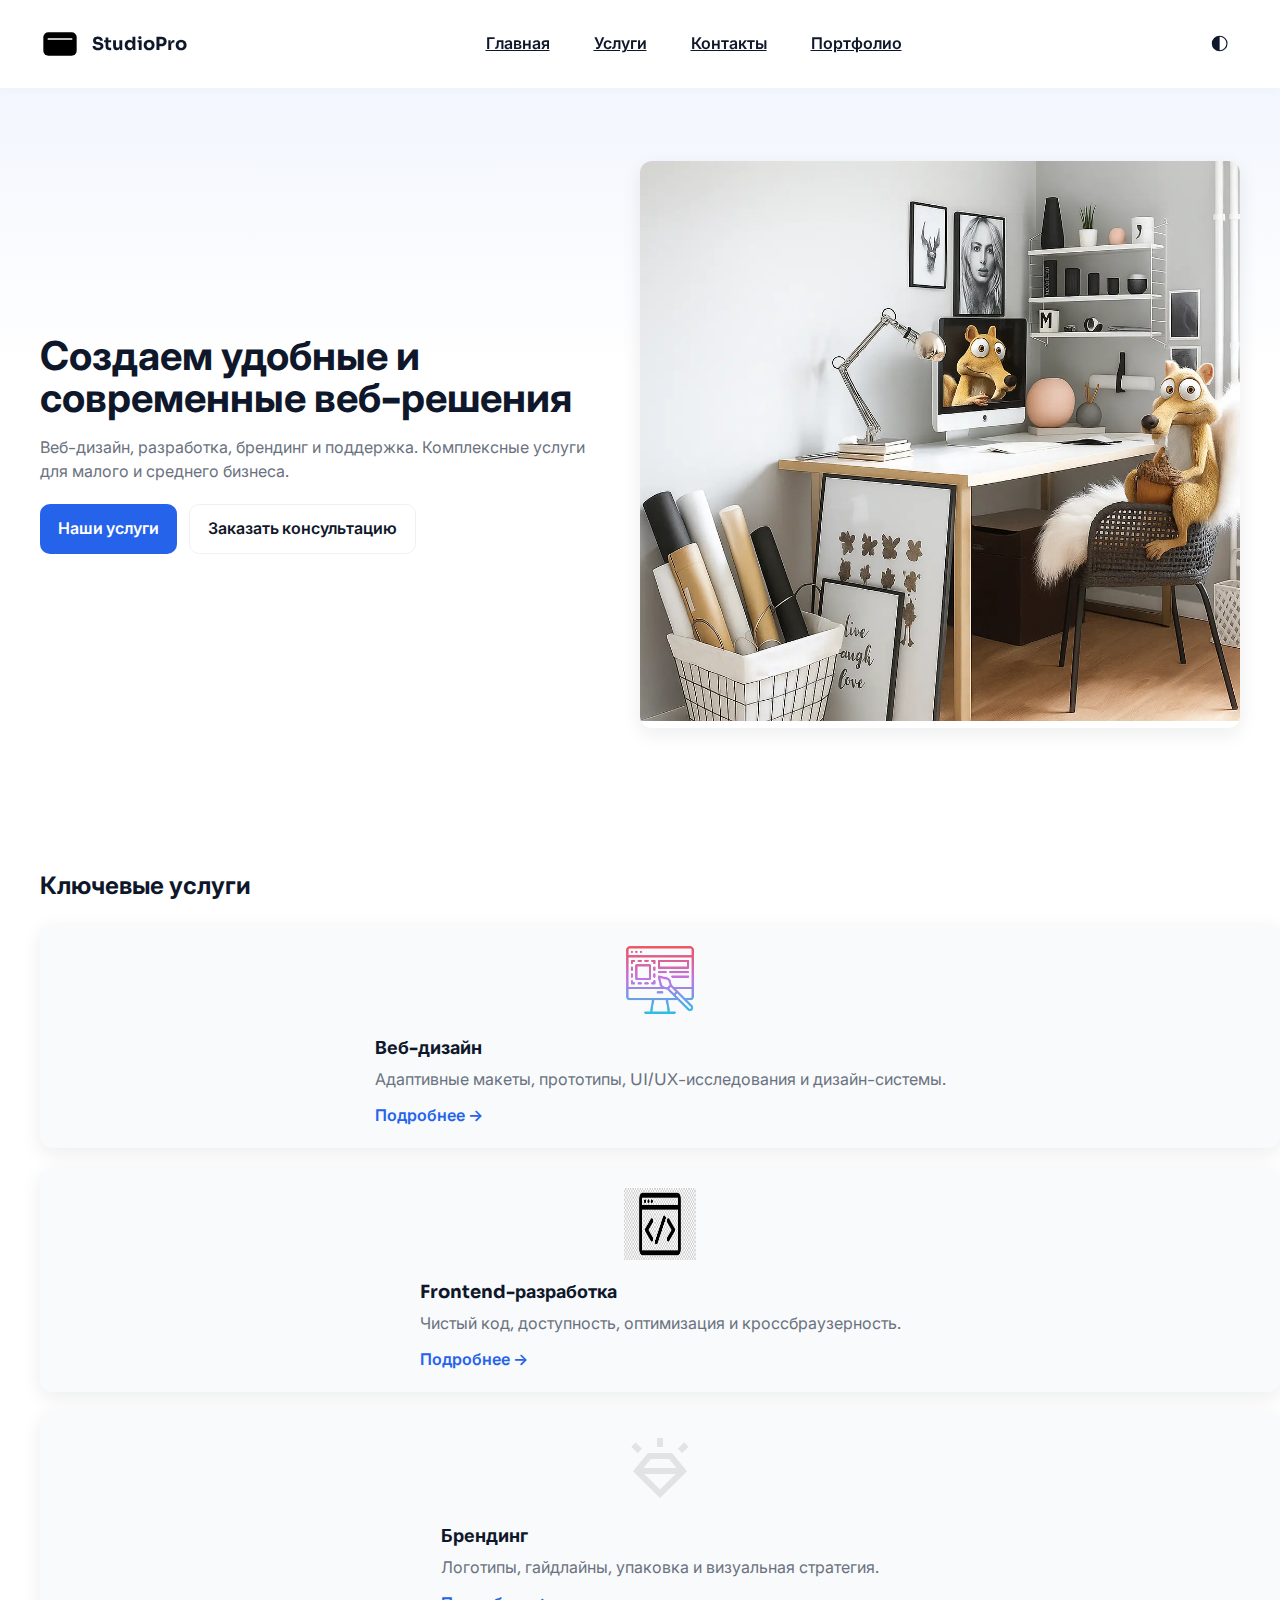
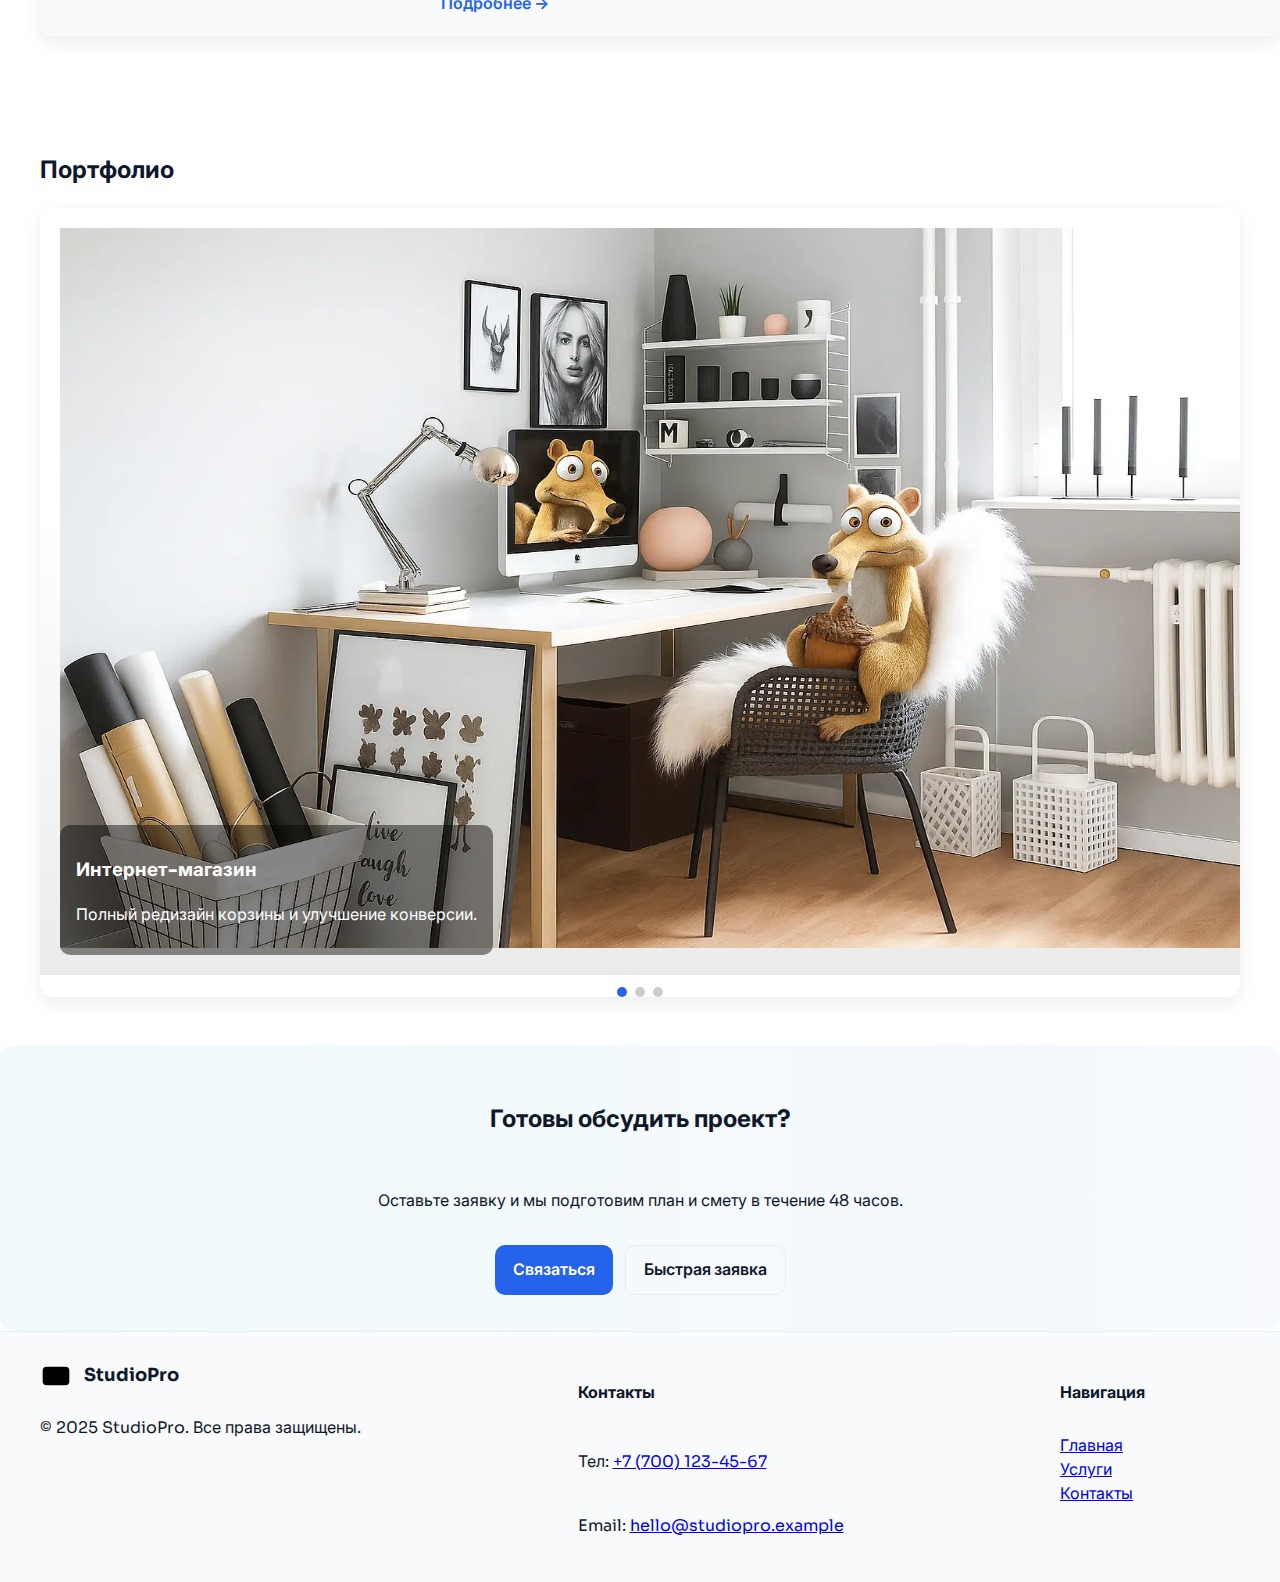
<file: index.html>
<!doctype html>
<html lang="ru">
<head>
    <meta charset="utf-8" />
    <meta name="viewport" content="width=device-width, initial-scale=1" />
    <title>StudioPro — веб-студия и дизайн</title>

    <!-- Подключаем Google Fonts (WOFF2) -->
    <link rel="preconnect" href="https://fonts.googleapis.com" />
    <link rel="preconnect" href="https://fonts.gstatic.com" crossorigin />
    <link href="https://fonts.googleapis.com/css2?family=Sora:wght@400;600;700&family=Inter:wght@400;600&display=swap" rel="stylesheet" />

    <link rel="stylesheet" href="./css/normalize.css" />
    <link rel="stylesheet" href="./css/style-base.css" />
    <link rel="stylesheet" href="./css/style-index.css" />
</head>
<body>
    <!-- Чекбокс переключения темы -->
    <input type="checkbox" id="themeToggle" class="visually-hidden" aria-hidden="true" />

    <div class="site">
    <!-- Хедер — общая шапка сайта -->
        <header class="siteHeader" role="banner">
            <!-- Чекбокс меню (menuToggle) -->
            <input type="checkbox" id="menuToggle" class="visually-hidden" aria-hidden="true" />

            <div class="container headerInner">
                <a class="logo" href="index.html" aria-label="StudioPro — Главная">
                    <svg width="40" height="40" viewBox="0 0 48 48" aria-hidden="true" focusable="false" role="img">
                        <rect x="4" y="10" width="40" height="28" rx="6" />
                        <path d="M10 18h28" stroke="#fff" stroke-width="2" stroke-linecap="round" />
                    </svg>
                    <span class="logoText">StudioPro</span>
                </a>

                <!-- Навигация для десктопа -->
                <nav class="mainNav" role="navigation" aria-label="Main navigation">
                    <ul class="navList">
                        <li><a href="index.html">Главная</a></li>
                        <li><a href="services.html">Услуги</a></li>
                        <li><a href="contact.html">Контакты</a></li>
                        <li><a href="#portfolio">Портфолио</a></li>
                    </ul>
                </nav>

                <!-- Меню -->
                <div class="headerActions">
                    <label for="themeToggle" class="themeToggle" title="Переключить тему" aria-hidden="true">🌓</label>

                    <!-- Мобильный гамбургер -->
                    <label for="menuToggle" class="hamburger" aria-label="Открыть меню">
                        <span></span>
                        <span></span>
                        <span></span>
                    </label>
                </div>
            </div>

            <!-- Мобильная навигация — раскрывается через чекбокс menuToggle -->
            <nav class="mobileNav" role="navigation" aria-label="Mobile navigation">
                <ul class="mobileNavList">
                    <li><a href="index.html">Главная</a></li>
                    <li><a href="services.html">Услуги</a></li>
                    <li><a href="contact.html">Контакты</a></li>
                    <li><a href="#portfolio">Портфолио</a></li>
                </ul>
            </nav>
        </header>

    <!-- Основной контент страницы -->
        <main class="siteMain" id="top">
            <section class="heroSection" aria-labelledby="heroHeading">
                <div class="container heroInner">
                    <div class="heroText">
                        <h1 id="heroHeading">Создаем удобные и современные веб-решения</h1>
                        <p>Веб-дизайн, разработка, брендинг и поддержка. Комплексные услуги для малого и среднего бизнеса.</p>

                        <div class="heroActions">
                            <a class="btn primary" href="services.html">Наши услуги</a>
                            <!-- Метка открывает модальное окно через чекбокс -->
                            <label class="btn ghost" for="contactModalOpen" role="button">Заказать консультацию</label>
                        </div>
                    </div>

                    <div class="heroMedia">
                        <picture>
                            <source type="image/webp" srcset="./assets/187f0a41-09f8-49a3-a245-414e335c99fa.webp" sizes="(max-width: 768px) 90vw, 50vw">
                            <img src="./assets/187f0a41-09f8-49a3-a245-414e335c99fa.webp" alt="Рабочее пространство дизайнера" width="800" height="560" loading="lazy" />
                        </picture>
                    </div>
                </div>
            </section>

            <!-- Блок превью услуг -->
            <section class="servicesPreview" aria-labelledby="servicesHeading">
                <div class="container">
                    <h2 id="servicesHeading">Ключевые услуги</h2>

                    <div class="servicesGrid">
                        <!-- Карточка услуги — 1 -->
                        <article class="serviceCard">
                            <div class="cardMedia">
                                <img src="./assets/free-icon-web-design-2868174.webp" alt="Иконка веб-дизайна" width="120" height="120" loading="lazy" />
                            </div>
                            <div class="cardBody">
                                <h3>Веб-дизайн</h3>
                                <p>Адаптивные макеты, прототипы, UI/UX-исследования и дизайн-системы.</p>
                                <a class="cardMore" href="services.html#web-design">Подробнее →</a>
                            </div>
                        </article>

                        <!-- Карточка услуги — 2 -->
                        <article class="serviceCard">
                            <div class="cardMedia">
                                <img src="./assets/gratis-png-iconos-frontales-y-posteriores-de-la-computadora-desarrollo-web-front-end-programacion.webp" alt="Иконка разработки" width="120" height="120" loading="lazy" />
                            </div>
                            <div class="cardBody">
                                <h3>Frontend-разработка</h3>
                                <p>Чистый код, доступность, оптимизация и кроссбраузерность.</p>
                                <a class="cardMore" href="services.html#frontend">Подробнее →</a>
                            </div>
                        </article>

                        <!-- Карточка услуги — 3 -->
                        <article class="serviceCard">
                            <div class="cardMedia">
                                <img src="./assets/diamond_shine_24dp_E3E3E3_FILL0_wght400_GRAD0_opsz24.svg" alt="Иконка брендинга" width="120" height="120" loading="lazy" />
                            </div>
                            <div class="cardBody">
                                <h3>Брендинг</h3>
                                <p>Логотипы, гайдлайны, упаковка и визуальная стратегия.</p>
                                <a class="cardMore" href="services.html#branding">Подробнее →</a>
                            </div>
                        </article>
                    </div>
                </div>
            </section>

            <!-- Портфолио — слайдер проектов -->
            <section class="portfolioSection" id="portfolio" aria-labelledby="portfolioHeading">
                <div class="container">
                    <h2 id="portfolioHeading">Портфолио</h2>

                    <!-- Слайдер -->
                    <div class="slider" aria-hidden="false">
                        <input type="radio" name="slide" id="slide1" class="visually-hidden" checked />
                        <input type="radio" name="slide" id="slide2" class="visually-hidden" />
                        <input type="radio" name="slide" id="slide3" class="visually-hidden" />

                        <div class="slides">
                            <div class="slide" aria-hidden="false">
                                <picture>
                                    <source type="image/webp" srcset="./assets/187f0a41-09f8-49a3-a245-414e335c99fa.webp" />
                                    <img src="assets/port-1.jpg" alt="Проект: интернет-магазин" width="1200" height="720" loading="lazy" />
                                </picture>
                                <div class="slideCaption">
                                    <h3>Интернет-магазин</h3>
                                    <p>Полный редизайн корзины и улучшение конверсии.</p>
                                </div>
                            </div>

                            <div class="slide" aria-hidden="true">
                                <picture>
                                    <source type="image/webp" srcset="./assets/187f0a41-09f8-49a3-a245-414e335c99fa.webp" />
                                    <img src="assets/port-2.jpg" alt="Проект: корпоративный сайт" width="1200" height="720" loading="lazy" />
                                </picture>
                                <div class="slideCaption">
                                    <h3>Корпоративный сайт</h3>
                                    <p>Презентация услуги и система управления контентом.</p>
                                </div>
                            </div>

                            <div class="slide" aria-hidden="true">
                                <picture>
                                    <source type="image/webp" srcset="./assets/187f0a41-09f8-49a3-a245-414e335c99fa.webp" />
                                    <img src="assets/port-3.jpg" alt="Проект: лендинг" width="1200" height="720" loading="lazy" />
                                </picture>
                                <div class="slideCaption">
                                    <h3>Лендинг</h3>
                                    <p>Оптимизация посадочной страницы под рекламу.</p>
                                </div>
                            </div>
                        </div>

                        <div class="sliderControls">
                            <label for="slide1" class="dot" aria-label="Слайд 1"></label>
                            <label for="slide2" class="dot" aria-label="Слайд 2"></label>
                            <label for="slide3" class="dot" aria-label="Слайд 3"></label>
                        </div>
                    </div>
                </div>
            </section>

            <section class="ctaSection" aria-labelledby="ctaHeading">
                <div class="container ctaInner">
                    <h2 id="ctaHeading">Готовы обсудить проект?</h2>
                    <p>Оставьте заявку и мы подготовим план и смету в течение 48 часов.</p>
                    <div class="ctaActions">
                        <a class="btn primary" href="contact.html">Связаться</a>
                        <!-- Метка открывает модальное окно через чекбокс -->
                        <label class="btn ghost" for="contactModalOpen" role="button">Быстрая заявка</label>
                    </div>
                </div>
            </section>
        </main>

    <!-- Футер  -->
        <footer class="siteFooter" role="contentinfo">
            <div class="container footerInner">
                <div class="footerCol">
                    <a class="logo footerLogo" href="index.html" aria-label="StudioPro — Главная">
                        <svg width="32" height="32" viewBox="0 0 48 48" aria-hidden="true" focusable="false" role="img">
                            <rect x="4" y="10" width="40" height="28" rx="6" />
                        </svg>
                        <span>StudioPro</span>
                    </a>
                    <p>© <span id="year">2025</span> StudioPro. Все права защищены.</p>
                </div>

                <div class="footerCol">
                    <h4>Контакты</h4>
                    <p>Тел: <a href="tel:+77001234567">+7 (700) 123-45-67</a></p>
                    <p>Email: <a href="mailto:hello@studiopro.example">hello@studiopro.example</a></p>
                </div>

                <div class="footerCol">
                    <h4>Навигация</h4>
                    <ul class="footerNav">
                        <li><a href="index.html">Главная</a></li>
                        <li><a href="services.html">Услуги</a></li>
                        <li><a href="contact.html">Контакты</a></li>
                    </ul>
                </div>
            </div>
        </footer>
    </div>

    <!-- Модальное окно  -->
    <input type="checkbox" id="contactModalOpen" class="visually-hidden" />
    <div class="modal" role="dialog" aria-modal="true" aria-labelledby="modalTitle">
        <div class="modalDialog" role="document">
            <label for="contactModalOpen" class="modalClose" aria-label="Закрыть окно">✕</label>
            <h3 id="modalTitle">Быстрая заявка</h3>
            <form action="/send" method="post" class="modalForm">
                <label>
                    <span>Имя</span>
                    <input type="text" name="name" required minlength="2" />
                </label>
                <label>
                    <span>Email или телефон</span>
                    <input type="text" name="contact" required />
                </label>
                <label>
                    <span>Коротко о задаче</span>
                    <textarea name="message" rows="4" required></textarea>
                </label>
                <div class="modalActions">
                    <button type="submit" class="btn primary">Отправить</button>
                    <label for="contactModalOpen" class="btn ghost">Отмена</label>
                </div>
            </form>
        </div>
    </div>
</body>
</html>
</file>
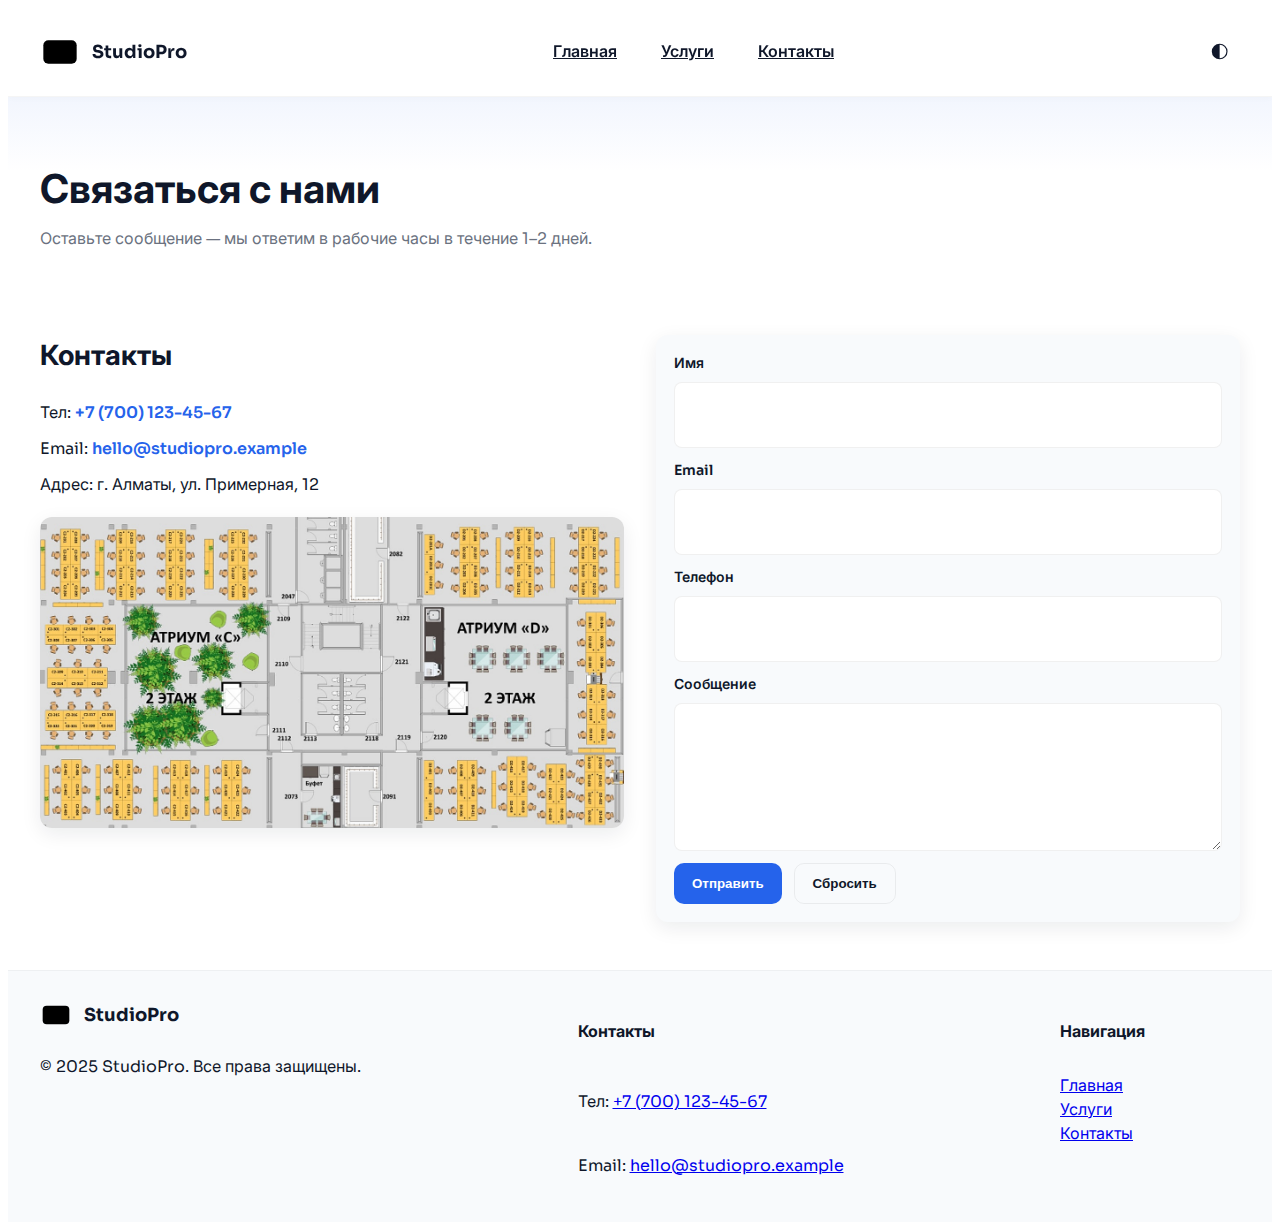
<file: contact.html>
<!doctype html>
<html lang="ru">
<head>
    <meta charset="utf-8" />
    <meta name="viewport" content="width=device-width, initial-scale=1" />
    <title>Контакты — StudioPro</title>

    <link rel="preconnect" href="https://fonts.googleapis.com" />
    <link rel="preconnect" href="https://fonts.gstatic.com" crossorigin />
    <link href="https://fonts.googleapis.com/css2?family=Sora:wght@400;600;700&family=Inter:wght@400;600&display=swap" rel="stylesheet" />

    <link rel="stylesheet" href="./css/style-contact.css" />
    <link rel="stylesheet" href="./css/style-base.css" />
    <link rel="stylesheet" href="./css/style-contact.css" />
</head>
<body>
    <input type="checkbox" id="themeToggle" class="visually-hidden" aria-hidden="true" />

    <div class="site">
        <header class="siteHeader" role="banner">
            <input type="checkbox" id="menuToggle" class="visually-hidden" aria-hidden="true" />

            <div class="container headerInner">
                <a class="logo" href="index.html" aria-label="StudioPro — Главная">
                    <svg width="40" height="40" viewBox="0 0 48 48" aria-hidden="true" focusable="false" role="img">
                        <rect x="4" y="10" width="40" height="28" rx="6" />
                    </svg>
                    <span class="logoText">StudioPro</span>
                </a>

                <nav class="mainNav" role="navigation" aria-label="Main navigation">
                    <ul class="navList">
                        <li><a href="index.html">Главная</a></li>
                        <li><a href="services.html">Услуги</a></li>
                        <li><a href="contact.html">Контакты</a></li>
                    </ul>
                </nav>

                <div class="headerActions">
                    <label for="themeToggle" class="themeToggle" title="Переключить тему" aria-hidden="true">🌓</label>

                    <label for="menuToggle" class="hamburger" aria-label="Открыть меню">
                        <span></span>
                        <span></span>
                        <span></span>
                    </label>
                </div>
            </div>

            <nav class="mobileNav" role="navigation" aria-label="Mobile navigation">
                <ul class="mobileNavList">
                    <li><a href="index.html">Главная</a></li>
                    <li><a href="services.html">Услуги</a></li>
                    <li><a href="contact.html">Контакты</a></li>
                </ul>
            </nav>
        </header>

        <main class="siteMain">
            <section class="contactHero" aria-labelledby="contactHeading">
                <div class="container">
                    <h1 id="contactHeading">Связаться с нами</h1>
                    <p>Оставьте сообщение — мы ответим в рабочие часы в течение 1–2 дней.</p>
                </div>
            </section>

            <section class="contactSection" aria-labelledby="formHeading">
                <div class="container contactInner">
                    <div class="contactInfo">
                        <h2 id="formHeading">Контакты</h2>
                        <p>Тел: <a href="tel:+77001234567">+7 (700) 123-45-67</a></p>
                        <p>Email: <a href="mailto:hello@studiopro.example">hello@studiopro.example</a></p>
                        <p>Адрес: г. Алматы, ул. Примерная, 12</p>

                        <div class="contactMap" role="img" aria-label="Схематичная карта">
                            <picture>
                                <source type="image/webp" srcset="./assets/vxkstufuczhpj3n3c6uqhl6kpyi.webp" />
                                <img src="./assets/vxkstufuczhpj3n3c6uqhl6kpyi.web" alt="Схематичная карта офиса StudioPro" width="600" height="360" loading="lazy" />
                            </picture>
                        </div>
                    </div>

                    <aside class="contactFormWrap" aria-labelledby="formHeading">
                        <form class="contactForm" action="/send" method="post" novalidate>
                            <label>
                                <span>Имя</span>
                                <input type="text" name="name" required minlength="2" />
                            </label>

                            <label>
                                <span>Email</span>
                                <input type="email" name="email" required />
                            </label>

                            <label>
                                <span>Телефон</span>
                                <input type="tel" name="phone" />
                            </label>

                            <label>
                                <span>Сообщение</span>
                                <textarea name="message" rows="6" required></textarea>
                            </label>

                            <div class="formActions">
                                <button type="submit" class="btn primary">Отправить</button>
                                <button type="reset" class="btn ghost">Сбросить</button>
                            </div>
                        </form>
                    </aside>
                </div>
            </section>
        </main>

        <footer class="siteFooter" role="contentinfo">
            <div class="container footerInner">
                <div class="footerCol">
                    <a class="logo footerLogo" href="index.html" aria-label="StudioPro — Главная">
                        <svg width="32" height="32" viewBox="0 0 48 48" aria-hidden="true" focusable="false" role="img">
                            <rect x="4" y="10" width="40" height="28" rx="6" />
                        </svg>
                        <span>StudioPro</span>
                    </a>
                    <p>© <span id="yearContact">2025</span> StudioPro. Все права защищены.</p>
                </div>

                <div class="footerCol">
                    <h4>Контакты</h4>
                    <p>Тел: <a href="tel:+77001234567">+7 (700) 123-45-67</a></p>
                    <p>Email: <a href="mailto:hello@studiopro.example">hello@studiopro.example</a></p>
                </div>

                <div class="footerCol">
                    <h4>Навигация</h4>
                    <ul class="footerNav">
                        <li><a href="index.html">Главная</a></li>
                        <li><a href="services.html">Услуги</a></li>
                        <li><a href="contact.html">Контакты</a></li>
                    </ul>
                </div>
            </div>
        </footer>
    </div>
</body>
</html>
</file>
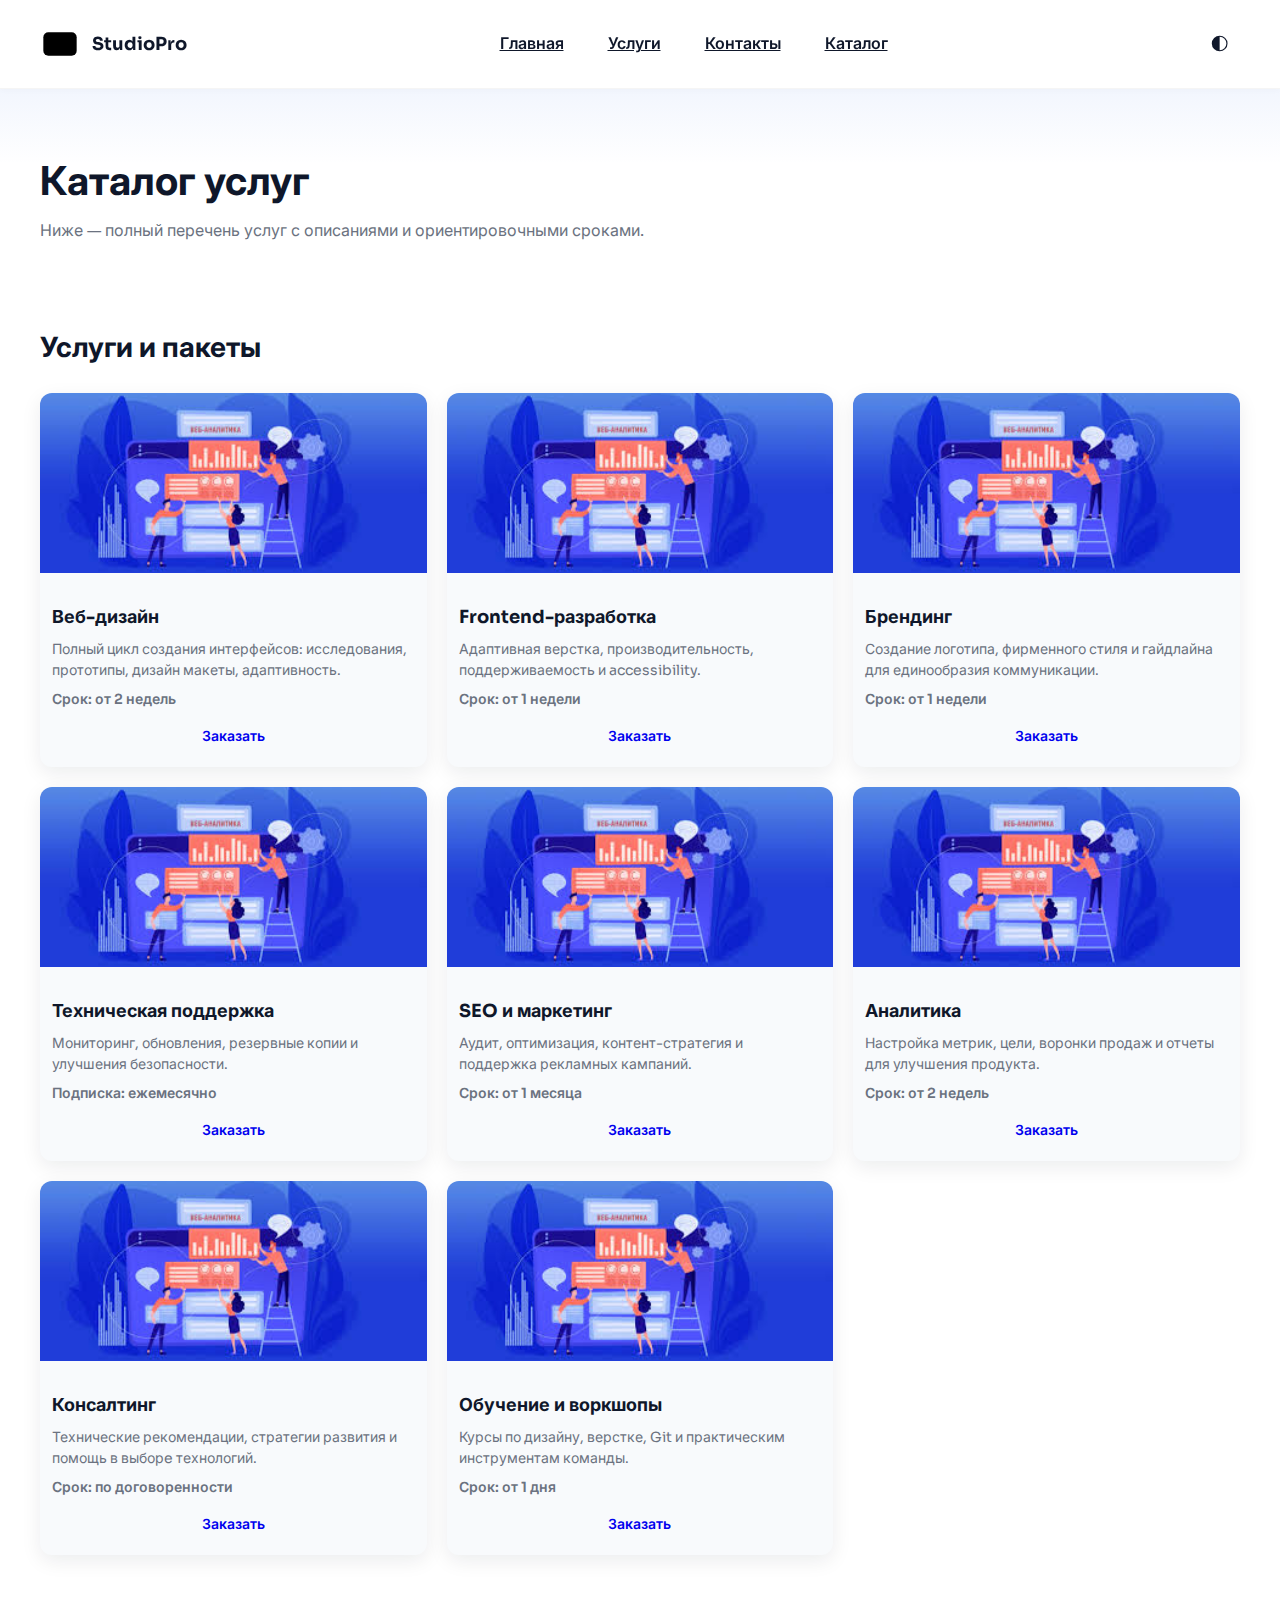
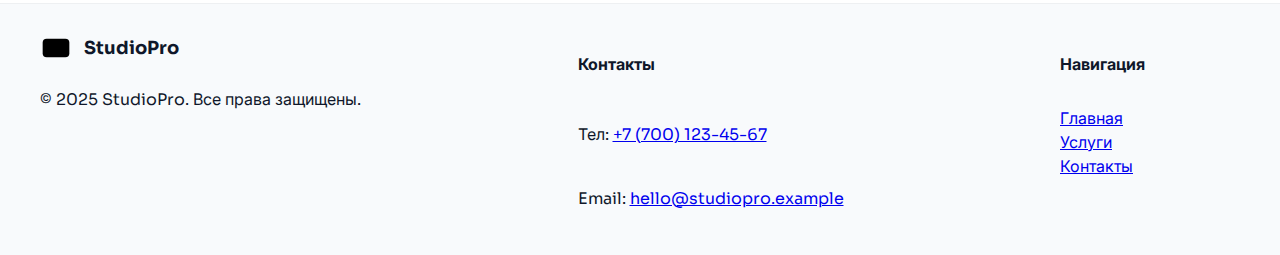
<file: services.html>
<!doctype html>
<html lang="ru">
<head>
    <meta charset="utf-8" />
    <meta name="viewport" content="width=device-width, initial-scale=1" />
    <title>Услуги — StudioPro</title>

    <link rel="preconnect" href="https://fonts.googleapis.com" />
    <link rel="preconnect" href="https://fonts.gstatic.com" crossorigin />
    <link href="https://fonts.googleapis.com/css2?family=Sora:wght@400;600;700&family=Inter:wght@400;600&display=swap" rel="stylesheet" />

    <link rel="stylesheet" href="./css/normalize.css" />
    <link rel="stylesheet" href="./css/style-base.css" />
    <link rel="stylesheet" href="./css/style-services.css" />
</head>
<body>
    <input type="checkbox" id="themeToggle" class="visually-hidden" aria-hidden="true" />

    <div class="site">
        <header class="siteHeader" role="banner">
            <input type="checkbox" id="menuToggle" class="visually-hidden" aria-hidden="true" />

            <div class="container headerInner">
                <a class="logo" href="index.html" aria-label="StudioPro — Главная">
                    <svg width="40" height="40" viewBox="0 0 48 48" aria-hidden="true" focusable="false" role="img">
                        <rect x="4" y="10" width="40" height="28" rx="6" />
                    </svg>
                    <span class="logoText">StudioPro</span>
                </a>

                <nav class="mainNav" role="navigation" aria-label="Main navigation">
                    <ul class="navList">
                        <li><a href="index.html">Главная</a></li>
                        <li><a href="services.html">Услуги</a></li>
                        <li><a href="contact.html">Контакты</a></li>
                        <li><a href="#allServices">Каталог</a></li>
                    </ul>
                </nav>

                <div class="headerActions">
                    <label for="themeToggle" class="themeToggle" title="Переключить тему" aria-hidden="true">🌓</label>

                    <label for="menuToggle" class="hamburger" aria-label="Открыть меню">
                        <span></span>
                        <span></span>
                        <span></span>
                    </label>
                </div>
            </div>

            <nav class="mobileNav" role="navigation" aria-label="Mobile navigation">
                <ul class="mobileNavList">
                    <li><a href="index.html">Главная</a></li>
                    <li><a href="services.html">Услуги</a></li>
                    <li><a href="contact.html">Контакты</a></li>
                    <li><a href="#allServices">Каталог</a></li>
                </ul>
            </nav>
        </header>

        <main class="siteMain">
            <section class="catalogHero" aria-labelledby="catalogHeading">
                <div class="container">
                    <h1 id="catalogHeading">Каталог услуг</h1>
                    <p>Ниже — полный перечень услуг с описаниями и ориентировочными сроками.</p>
                </div>
            </section>

            <section class="catalogSection" id="allServices" aria-labelledby="catalogListHeading">
                <div class="container">
                    <h2 id="catalogListHeading">Услуги и пакеты</h2>

                    <div class="catalogGrid">
                        <!-- 8 карточек услуг -->
                        <article class="catalogCard">
                            <div class="catalogMedia">
                                <img src="./assets/images.jfif" alt="Веб-дизайн — карточка" width="480" height="320" loading="lazy" />
                            </div>
                            <div class="catalogBody">
                                <h3 id="web-design">Веб-дизайн</h3>
                                <p>Полный цикл создания интерфейсов: исследования, прототипы, дизайн макеты, адаптивность.</p>
                                <p class="meta">Срок: от 2 недель</p>
                                <a class="btn small" href="#web-design">Заказать</a>
                            </div>
                        </article>

                        <article class="catalogCard">
                            <div class="catalogMedia">
                                <img src="./assets/images.jfif" alt="Frontend — карточка" width="480" height="320" loading="lazy" />
                            </div>
                            <div class="catalogBody">
                                <h3 id="frontend">Frontend-разработка</h3>
                                <p>Адаптивная верстка, производительность, поддерживаемость и accessibility.</p>
                                <p class="meta">Срок: от 1 недели</p>
                                <a class="btn small" href="#frontend">Заказать</a>
                            </div>
                        </article>

                        <article class="catalogCard">
                            <div class="catalogMedia">
                                <img src="./assets/images.jfif" alt="Брендинг — карточка" width="480" height="320" loading="lazy" />
                            </div>
                            <div class="catalogBody">
                                <h3 id="branding">Брендинг</h3>
                                <p>Создание логотипа, фирменного стиля и гайдлайна для единообразия коммуникации.</p>
                                <p class="meta">Срок: от 1 недели</p>
                                <a class="btn small" href="#branding">Заказать</a>
                            </div>
                        </article>

                        <article class="catalogCard">
                            <div class="catalogMedia">
                                <img src="./assets/images.jfif" alt="Поддержка — карточка" width="480" height="320" loading="lazy" />
                            </div>
                            <div class="catalogBody">
                                <h3 id="maintenance">Техническая поддержка</h3>
                                <p>Мониторинг, обновления, резервные копии и улучшения безопасности.</p>
                                <p class="meta">Подписка: ежемесячно</p>
                                <a class="btn small" href="#maintenance">Заказать</a>
                            </div>
                        </article>

                        <article class="catalogCard">
                            <div class="catalogMedia">
                                <img src="./assets/images.jfif" alt="SEO — карточка" width="480" height="320" loading="lazy" />
                            </div>
                            <div class="catalogBody">
                                <h3 id="seo">SEO и маркетинг</h3>
                                <p>Аудит, оптимизация, контент-стратегия и поддержка рекламных кампаний.</p>
                                <p class="meta">Срок: от 1 месяца</p>
                                <a class="btn small" href="#seo">Заказать</a>
                            </div>
                        </article>

                        <article class="catalogCard">
                            <div class="catalogMedia">
                                <img src="./assets/images.jfif" alt="Аналитика — карточка" width="480" height="320" loading="lazy" />
                            </div>
                            <div class="catalogBody">
                                <h3 id="analytics">Аналитика</h3>
                                <p>Настройка метрик, цели, воронки продаж и отчеты для улучшения продукта.</p>
                                <p class="meta">Срок: от 2 недель</p>
                                <a class="btn small" href="#analytics">Заказать</a>
                            </div>
                        </article>

                        <article class="catalogCard">
                            <div class="catalogMedia">
                                <img src="./assets/images.jfif" alt="Консалтинг — карточка" width="480" height="320" loading="lazy" />
                            </div>
                            <div class="catalogBody">
                                <h3 id="consult">Консалтинг</h3>
                                <p>Технические рекомендации, стратегии развития и помощь в выборe технологий.</p>
                                <p class="meta">Срок: по договоренности</p>
                                <a class="btn small" href="#consult">Заказать</a>
                            </div>
                        </article>

                        <article class="catalogCard">
                            <div class="catalogMedia">
                                <img src="./assets/images.jfif" alt="Обучение — карточка" width="480" height="320" loading="lazy" />
                            </div>
                            <div class="catalogBody">
                                <h3 id="training">Обучение и воркшопы</h3>
                                <p>Курсы по дизайну, верстке, Git и практическим инструментам команды.</p>
                                <p class="meta">Срок: от 1 дня</p>
                                <a class="btn small" href="#training">Заказать</a>
                            </div>
                        </article>
                    </div>
                </div>
            </section>
        </main>

        <footer class="siteFooter" role="contentinfo">
            <div class="container footerInner">
                <div class="footerCol">
                    <a class="logo footerLogo" href="index.html" aria-label="StudioPro — Главная">
                        <svg width="32" height="32" viewBox="0 0 48 48" aria-hidden="true" focusable="false" role="img">
                            <rect x="4" y="10" width="40" height="28" rx="6" />
                        </svg>
                        <span>StudioPro</span>
                    </a>
                    <p>© <span id="yearServices">2025</span> StudioPro. Все права защищены.</p>
                </div>

                <div class="footerCol">
                    <h4>Контакты</h4>
                    <p>Тел: <a href="tel:+77001234567">+7 (700) 123-45-67</a></p>
                    <p>Email: <a href="mailto:hello@studiopro.example">hello@studiopro.example</a></p>
                </div>

                <div class="footerCol">
                    <h4>Навигация</h4>
                    <ul class="footerNav">
                        <li><a href="index.html">Главная</a></li>
                        <li><a href="services.html">Услуги</a></li>
                        <li><a href="contact.html">Контакты</a></li>
                    </ul>
                </div>
            </div>
        </footer>
    </div>
</body>
</html>
</file>
<file: css/style-base.css>
/* style-base.css
   Базовые и общие стили для всех страниц сайта
   Переменные, типография, header, footer, утилиты

*/

/* Переменные :root — значения по умолчанию (светлая тема) */
:root{
    --font-sans: "Sora", "Inter", system-ui, -apple-system, "Segoe UI", Roboto, "Helvetica Neue", Arial;
    --color-primary: #2563eb;
    --color-accent: #06b6d4;
    --color-bg: #ffffff;
    --color-surface: #f8fafc;
    --color-text: #0f172a;
    --color-muted: #6b7280;
    --radius: 12px;
    --shadow-soft: 0 6px 20px rgba(16,24,40,0.08);
    --transition-fast: 180ms ease;
    --max-width: 1200px;
}

/* Утилита .visually-hidden — спрятать элемент визуально, но оставить для скринридеров */
.visually-hidden{
    position:absolute !important;
    width:1px;
    height:1px;
    padding:0;
    margin:-1px;
    overflow:hidden;
    clip:rect(0 0 0 0);
    white-space:nowrap;
    border:0;
}

/* Переменные тёмной темы — через :has() при отмеченном чекбоксе темы */
html:has(input#themeToggle:checked){
    --color-bg: #0b1220;
    --color-surface: #0f1f3c;
    --color-text: #f0f4fb;
    --color-muted: #b8c5d6;
    --color-primary: #7eb3ff;
    --color-accent: #4de3f2;
}

/* Базовые настройки */
html{
    font-size:16px;
}

body{
    font-family: var(--font-sans);
    font-weight: 400;
    font-size: 16px;
    line-height: 1.5;
    color: var(--color-text);
    background-color: var(--color-bg);
    -webkit-font-smoothing: antialiased;
    -moz-osx-font-smoothing: grayscale;
    min-height: 100vh;
    box-sizing: border-box;
    transition: background-color 200ms ease, color 200ms ease;
}

/* Контейнер */
.container{
    width: 100%;
    max-width: var(--max-width);
    margin-left: auto;
    margin-right: auto;
    padding-left: 24px;
    padding-right: 24px;
}

/* Отступы секций */
section{
    padding-top: 48px;
    padding-bottom: 48px;
}

/* Хедер */
/* Шапка сайта */
.siteHeader{
    position: sticky;
    top: 0;
    z-index: 50;
    backdrop-filter: blur(6px);
    background-color: color-mix(in srgb, var(--color-bg) 80%, transparent);
    border-bottom: 1px solid rgba(0,0,0,0.04);
    box-shadow: 0 2px 6px rgba(16,24,40,0.02);
}

/* Внутренняя часть хедера */
.headerInner{
    display: flex;
    align-items: center;
    justify-content: space-between;
    height: 88px;
    gap: 16px;
}

/* Логотип */
.logo{
    display: flex;
    align-items: center;
    gap: 12px;
    text-decoration: none;
    color: var(--color-text);
    font-weight: 700;
    font-size: 18px;
}

/* Текст логотипа (малый) */
.logoText{
    font-weight:700;
}

/* Основная навигация */
.mainNav{
    display: flex;
    align-items: center;
    gap: 24px;
}

/* Список навигации */
.navList{
    display: flex;
    gap: 20px;
    list-style: none;
    padding:0;
    margin:0;
}

.navList a{
    font-weight:600;
    color: var(--color-text);
    padding:8px 12px;
    border-radius:8px;
    transition: var(--transition-fast);
}

.navList a:hover{
    transform: translateY(-2px);
    background-color: var(--color-surface);
    color: var(--color-primary);
}

/* Действия в хедере */
.headerActions{
    display: flex;
    align-items: center;
    gap: 12px;
}

/* Лейбл переключателя темы */
.themeToggle{
    display: inline-flex;
    align-items: center;
    justify-content:center;
    width:40px;
    height:40px;
    border-radius:10px;
    cursor:pointer;
    font-size:18px;
}

/* Гамбургер (иконка меню) */
.hamburger{
    display: none;
    cursor: pointer;
    width:44px;
    height:44px;
    border-radius:10px;
    align-items:center;
    justify-content:center;
    position: relative;
}

.hamburger span{
    display:block;
    width:22px;
    height:2px;
    margin:4px 0;
    background-color: var(--color-text);
    border-radius:2px;
    transition: transform 200ms ease, opacity 200ms ease;
}

/* Мобильная навигация */
.mobileNav{
    display:none;
    background-color: var(--color-bg);
    border-top: 1px solid rgba(0,0,0,0.04);
}

.mobileNavList{
    list-style:none;
    padding:12px 24px;
    margin:0;
    display:flex;
    flex-direction:column;
    gap:8px;
}

.mobileNavList a{
    padding:12px;
    border-radius:8px;
    color: var(--color-text);
}

/* Показывать мобильное меню, когда menuToggle отмечен (он сосед .mobileNav) */
input#menuToggle:checked ~ .mobileNav{
    display:block;
}

/* Анимировать гамбургер в крестик при открытом меню */
/* headerInner — сосед input#menuToggle, поэтому таргетим .hamburger через общий сосед */
input#menuToggle:checked ~ .headerInner .hamburger span:first-child{
    transform: translateY(6px) rotate(45deg);
}

input#menuToggle:checked ~ .headerInner .hamburger span:nth-child(2){
    opacity: 0;
}

input#menuToggle:checked ~ .headerInner .hamburger span:last-child{
    transform: translateY(-6px) rotate(-45deg);
}

/* Футер */
.siteFooter{
    border-top: 1px solid rgba(0,0,0,0.04);
    background-color: var(--color-surface);
    padding-top: 28px;
    padding-bottom: 28px;
}

.footerInner{
    display: flex;
    gap: 20px;
    align-items:flex-start;
    justify-content: space-between;
}

/* Колонки футера */
.footerCol{
    display:flex;
    flex-direction:column;
    gap:8px;
    min-width: 180px;
}

/* Навигация в футере */
.footerNav{
    list-style:none;
    padding:0;
    margin:0;
}

/* Кнопки */
.btn{
    display: inline-flex;
    align-items: center;
    justify-content:center;
    gap:10px;
    padding: 12px 18px;
    border-radius: 10px;
    font-weight: 600;
    text-decoration: none;
    cursor:pointer;
    transition: transform 180ms ease, box-shadow 180ms ease;
    border: none;
    background: none;
}

.btn:hover{
    transform: translateY(-3px);
    box-shadow: var(--shadow-soft);
}

/* Основная кнопка */
.btn.primary{
    background-color: var(--color-primary);
    color: #fff;
}

/* Пустая (прозрачная) кнопка */
.btn.ghost{
    background-color: transparent;
    color: var(--color-text);
    border: 1px solid rgba(0,0,0,0.06);
}

/* Модификатор небольшой кнопки */
.btn.small{
    padding:8px 12px;
    font-size:14px;
}

/* Модалка (на CSS) */
.modal{
    position: fixed;
    inset: 0;
    display: none;
    align-items: center;
    justify-content: center;
    z-index: 120;
    padding: 24px;
    background-color: rgba(2,6,23,0.45);
}

/* Показывать модалку при отмеченном чекбоксе (общий сосед) */
input#contactModalOpen:checked ~ .modal{
    display:flex;
}

.modalDialog{
    width: 100%;
    max-width: 720px;
    background-color: var(--color-bg);
    border-radius: 14px;
    padding: 20px;
    position: relative;
    box-shadow: 0 20px 60px rgba(2,6,23,0.4);
}

.modalClose{
    position:absolute;
    right:16px;
    top:14px;
    cursor:pointer;
    padding:8px;
}

/* Форма в модальном окне */
.modalForm{
    display:flex;
    flex-direction:column;
    gap:12px;
}

/* Стили label в форме */
.modalForm label{
    display:flex;
    flex-direction:column;
    gap:8px;
    font-weight:600;
    color: var(--color-text);
    font-size:14px;
}

/* Стили input и textarea в форме */
.modalForm input,
.modalForm textarea{
    padding:10px 12px;
    border-radius:8px;
    border:1px solid rgba(0,0,0,0.06);
    min-height:44px;
    font-size:16px;
    font-family: inherit;
    background-color: var(--color-surface);
    color: var(--color-text);
    transition: border-color var(--transition-fast);
}

.modalForm input:focus,
.modalForm textarea:focus{
    border-color: var(--color-primary);
    background-color: var(--color-bg);
}

/* Действия формы (кнопки) */
.modalForm .modalActions{
    display:flex;
    gap:12px;
}

/* Доступность: состояние focus */
a:focus, button:focus, input:focus, textarea:focus{
    outline: 3px solid color-mix(in srgb, var(--color-primary) 30%, transparent);
    outline-offset: 2px;
}

/* Убираем горизонтальную прокрутку */
html, body{
    overflow-x: hidden;
}

/* Мобильные стили */
@media (max-width: 768px){
    .navList{
        display:none;
    }

    .hamburger{
        display:flex;
    }
}

/* Очень маленькие экраны */
@media (max-width: 480px){
    .headerInner{
        height: 72px;
        padding-left: 12px;
        padding-right: 12px;
    }

    .logoText{
        display:none;
    }

    .btn{
        padding: 10px 14px;
    }
}
</file>
<file: css/style-index.css>
/* style-index.css
   Стили для главной страницы index.html
*/

/* Hero Section */
.heroSection{
    padding-top: 72px;
    padding-bottom: 72px;
    background-image: linear-gradient(180deg, rgba(37,99,235,0.06), transparent 40%);
}

.heroInner{
    display: flex;
    flex-direction: row;
    gap: 32px;
    align-items: center;
}

/* Текст в hero  */
.heroText{
    max-width: 640px;
}

.heroText h1{
    font-size: 40px;
    line-height: 1.05;
    margin: 0 0 16px 0;
    font-weight: 700;
    color: var(--color-text);
}

.heroText p{
    margin: 0 0 20px 0;
    color: var(--color-muted);
}

/* Действия в hero (кнопки) */
.heroActions{
    display:flex;
    gap:12px;
}

/* Медиа в hero  (картинка/иллюстрация) */
.heroMedia{
    border-radius: var(--radius);
    overflow: hidden;
    box-shadow: var(--shadow-soft);
    width: 100%;
    max-width: 600px;
}

/* Превью услуг */
.servicesPreview .servicesGrid{
    display: flex;
    flex-direction: column;
    gap: 20px;
    margin-top: 20px;
}

/* Карточка услуги */
.serviceCard{
    display: flex;
    flex-direction: column;
    align-items: center;
    gap: 12px;
    padding: 20px;
    border-radius: 12px;
    background-color: var(--color-surface);
    box-shadow: var(--shadow-soft);
    transition: transform 200ms ease, box-shadow 200ms ease;
    width: 100%;
}

.serviceCard:hover{
    transform: translateY(-8px);
    box-shadow: 0 12px 30px rgba(16,24,40,0.12);
}

.cardMedia img{
    width: 72px;
    height: 72px;
}

/* Содержимое карточки */
.cardBody h3{
    margin:0 0 6px 0;
    font-size:18px;
}

.cardBody p{
    margin:0 0 12px 0;
    color: var(--color-muted);
}

/* Ссылка "Подробнее" в карточке */
.cardMore{
    color: var(--color-primary);
    font-weight:600;
    text-decoration:none;
}

/* Портфолио / слайдер */
/* Контейнер слайдера */
.slider{
    margin-top: 20px;
    position: relative;
    overflow: hidden;
    border-radius: 14px;
    box-shadow: var(--shadow-soft);
}

/* Обёртка слайдов — для слайдера требуется grid */
.slides{
    display: grid;
    grid-auto-flow: column;
    grid-auto-columns: 100%;
    transition: transform 420ms ease;
}

/* Одиночный слайд */
.slide{
    position: relative;
    min-height: 220px;
    display: grid;
    align-items:end;
    padding: 20px;
    background: linear-gradient(180deg, rgba(0,0,0,0) 40%, rgba(0,0,0,0.08) 100%);
    color: #fff;
}

/* Подпись к слайду */
.slideCaption{
    position: absolute;
    left: 20px;
    bottom: 20px;
    background-color: rgba(0,0,0,0.45);
    padding: 12px 16px;
    border-radius: 10px;
}

/* Точки управления слайдером */
.sliderControls{
    display:flex;
    gap:8px;
    justify-content:center;
    margin-top:12px;
}

/* Точка (индикатор слайда) */
.dot{
    width:10px;
    height:10px;
    display:inline-block;
    border-radius:50%;
    background-color: rgba(0,0,0,0.2);
    cursor:pointer;
}

/* Переключение слайдов через радиокнопки (CSS) */
/* Радиокнопки скрыты визуально и являются соседями .slides внутри .slider */
#slide1:checked ~ .slides{
    transform: translateX(0%);
}

#slide2:checked ~ .slides{
    transform: translateX(-100%);
}

#slide3:checked ~ .slides{
    transform: translateX(-200%);
}

/* Стиль активной точки */
#slide1:checked ~ .sliderControls label[for="slide1"],
#slide2:checked ~ .sliderControls label[for="slide2"],
#slide3:checked ~ .sliderControls label[for="slide3"]{
    background-color: var(--color-primary);
}

/* Блок призыва к действию (CTA) */
.ctaSection{
    background-image: linear-gradient(90deg, rgba(6,182,212,0.06), rgba(37,99,235,0.04));
    border-radius: 14px;
    padding: 36px 0;
}

.ctaInner{
    display: flex;
    flex-direction: column;
    align-items: center;
    text-align: center;
    gap: 16px;
}

.ctaActions{
    display: flex;
    gap: 12px;
}

/* Планшеты */
@media (max-width: 1024px){
    .servicesPreview .servicesGrid{
        flex-direction: column;
    }
}

/* Мобильные устройства */
@media (max-width: 768px){
    .heroText h1{
        font-size: 28px;
    }

    .servicesPreview .servicesGrid{
        flex-direction: column;
    }
}

/* Очень маленькие экраны */
@media (max-width: 480px){
    .heroText h1{
        font-size: 24px;
    }
}
</file>
<file: css/style-contact.css>
/* style-contact.css
   Стили для страницы контактов contact.html
*/

.contactInner{
    display: flex;
    flex-direction: row;
    gap: 32px;
    align-items: stretch;
}

/* Блок с контактной информацией */
.contactInfo{
    width: 100%;
}

.contactInfo h2{
    margin: 0 0 16px 0;
}

.contactInfo p{
    margin: 0 0 12px 0;
    color: var(--color-text);
}

.contactInfo a{
    color: var(--color-primary);
    text-decoration: none;
    font-weight: 600;
}

.contactInfo a:hover{
    text-decoration: underline;
}

/* Карта / схема офиса */
.contactMap{
    margin-top: 20px;
    border-radius: 12px;
    overflow: hidden;
    box-shadow: var(--shadow-soft);
}

.contactMap img{
    width: 100%;
    height: auto;
    display: block;
}

/* Обёртка контактной формы */
.contactFormWrap{
    width: 100%;
}

/* Форма обратной связи */
.contactForm{
    display:flex;
    flex-direction:column;
    gap:12px;
    background-color: var(--color-surface);
    padding:18px;
    border-radius: 12px;
    box-shadow: var(--shadow-soft);
}

.contactForm label{
    display:flex;
    flex-direction:column;
    gap:8px;
    font-weight:600;
    color: var(--color-text);
    font-size:14px;
}

.contactForm input,
.contactForm textarea{
    padding:10px 12px;
    border-radius:8px;
    border:1px solid rgba(0,0,0,0.06);
    min-height:44px;
    font-size:16px;
    font-family: inherit;
}

.contactForm input:focus,
.contactForm textarea:focus{
    border-color: var(--color-primary);
}

/* Действия формы (кнопки отправки/сброса) */
.formActions{
    display:flex;
    gap:12px;
}

/* hero на странице контактов */
.contactHero{
    padding-top: 72px;
    padding-bottom: 36px;
    background-image: linear-gradient(180deg, rgba(37,99,235,0.06), transparent 40%);
}

.contactHero h1{
    font-size: 40px;
    line-height: 1.05;
    margin: 0 0 16px 0;
    font-weight: 700;
    color: var(--color-text);
}

.contactHero p{
    margin: 0;
    color: var(--color-muted);
}

/* Секция контактов */
.contactSection{
    padding-top: 48px;
    padding-bottom: 48px;
}

.contactSection h2{
    margin: 0 0 24px 0;
    font-size: 28px;
    font-weight: 700;
}


/* Планшеты */
@media (max-width: 1024px){
    .contactInner{
        flex-direction: column;
    }
}

/* Мобильные устройства */
@media (max-width: 768px){
    .contactHero h1{
        font-size: 28px;
    }

    .contactInner{
        flex-direction: column;
    }

    .formActions{
        flex-direction: column;
    }

    .formActions .btn{
        width: 100%;
    }
}

/* Очень маленькие экраны */
@media (max-width: 480px){
    .contactHero h1{
        font-size: 24px;
    }

    .formActions{
        flex-direction: column;
    }

    .formActions .btn{
        width: 100%;
    }
}
</file>
<file: css/style-services.css>
/* style-services.css
    Стили для страницы услуг (services.html)
*/

/* Сетка каталога  grid */
.catalogGrid{
    display:grid;
    grid-template-columns: repeat(3, 1fr);
    gap:20px;
}

/* Карточка каталога (услуги) */
.catalogCard{
    display:flex;
    flex-direction:column;
    gap:12px;
    background-color: var(--color-surface);
    border-radius:12px;
    overflow:hidden;
    box-shadow: var(--shadow-soft);
    transition: transform 200ms ease, box-shadow 200ms ease;
}

.catalogCard:hover{
    transform: translateY(-6px);
    box-shadow: 0 14px 36px rgba(16,24,40,0.12);
}

.catalogMedia img{
    width:100%;
    height:180px;
    object-fit: cover;
}

/* Содержимое карточки каталога */
.catalogBody{
    padding: 12px;
    display: flex;
    flex-direction: column;
    gap: 8px;
}

.catalogBody h3{
    margin: 0;
    font-size: 18px;
    font-weight: 700;
}

.catalogBody p{
    margin: 0;
    color: var(--color-muted);
    font-size: 14px;
}

/* Мета */
.meta{
    color: var(--color-muted);
    font-size: 14px;
    font-weight: 600;
}

/* Hero ранице услуг */
.catalogHero{
    padding-top: 72px;
    padding-bottom: 36px;
    background-image: linear-gradient(180deg, rgba(37,99,235,0.06), transparent 40%);
}

.catalogHero h1{
    font-size: 40px;
    line-height: 1.05;
    margin: 0 0 16px 0;
    font-weight: 700;
    color: var(--color-text);
}

.catalogHero p{
    margin: 0;
    color: var(--color-muted);
}

/* Секция каталога */
.catalogSection{
    padding-top: 48px;
    padding-bottom: 48px;
}

.catalogSection h2{
    margin: 0 0 24px 0;
    font-size: 28px;
    font-weight: 700;
}


/* Планшеты */
@media (max-width: 1024px){
    .catalogGrid{
        grid-template-columns: repeat(2, 1fr);
    }
}

/* Мобильные устройства */
@media (max-width: 768px){
    .catalogHero h1{
        font-size: 28px;
    }

    .catalogGrid{
        grid-template-columns: 1fr;
    }
}

/* Очень маленькие экраны */
@media (max-width: 480px){
    .catalogHero h1{
        font-size: 24px;
    }

    .catalogGrid{
        grid-template-columns: 1fr;
    }
}
</file>
